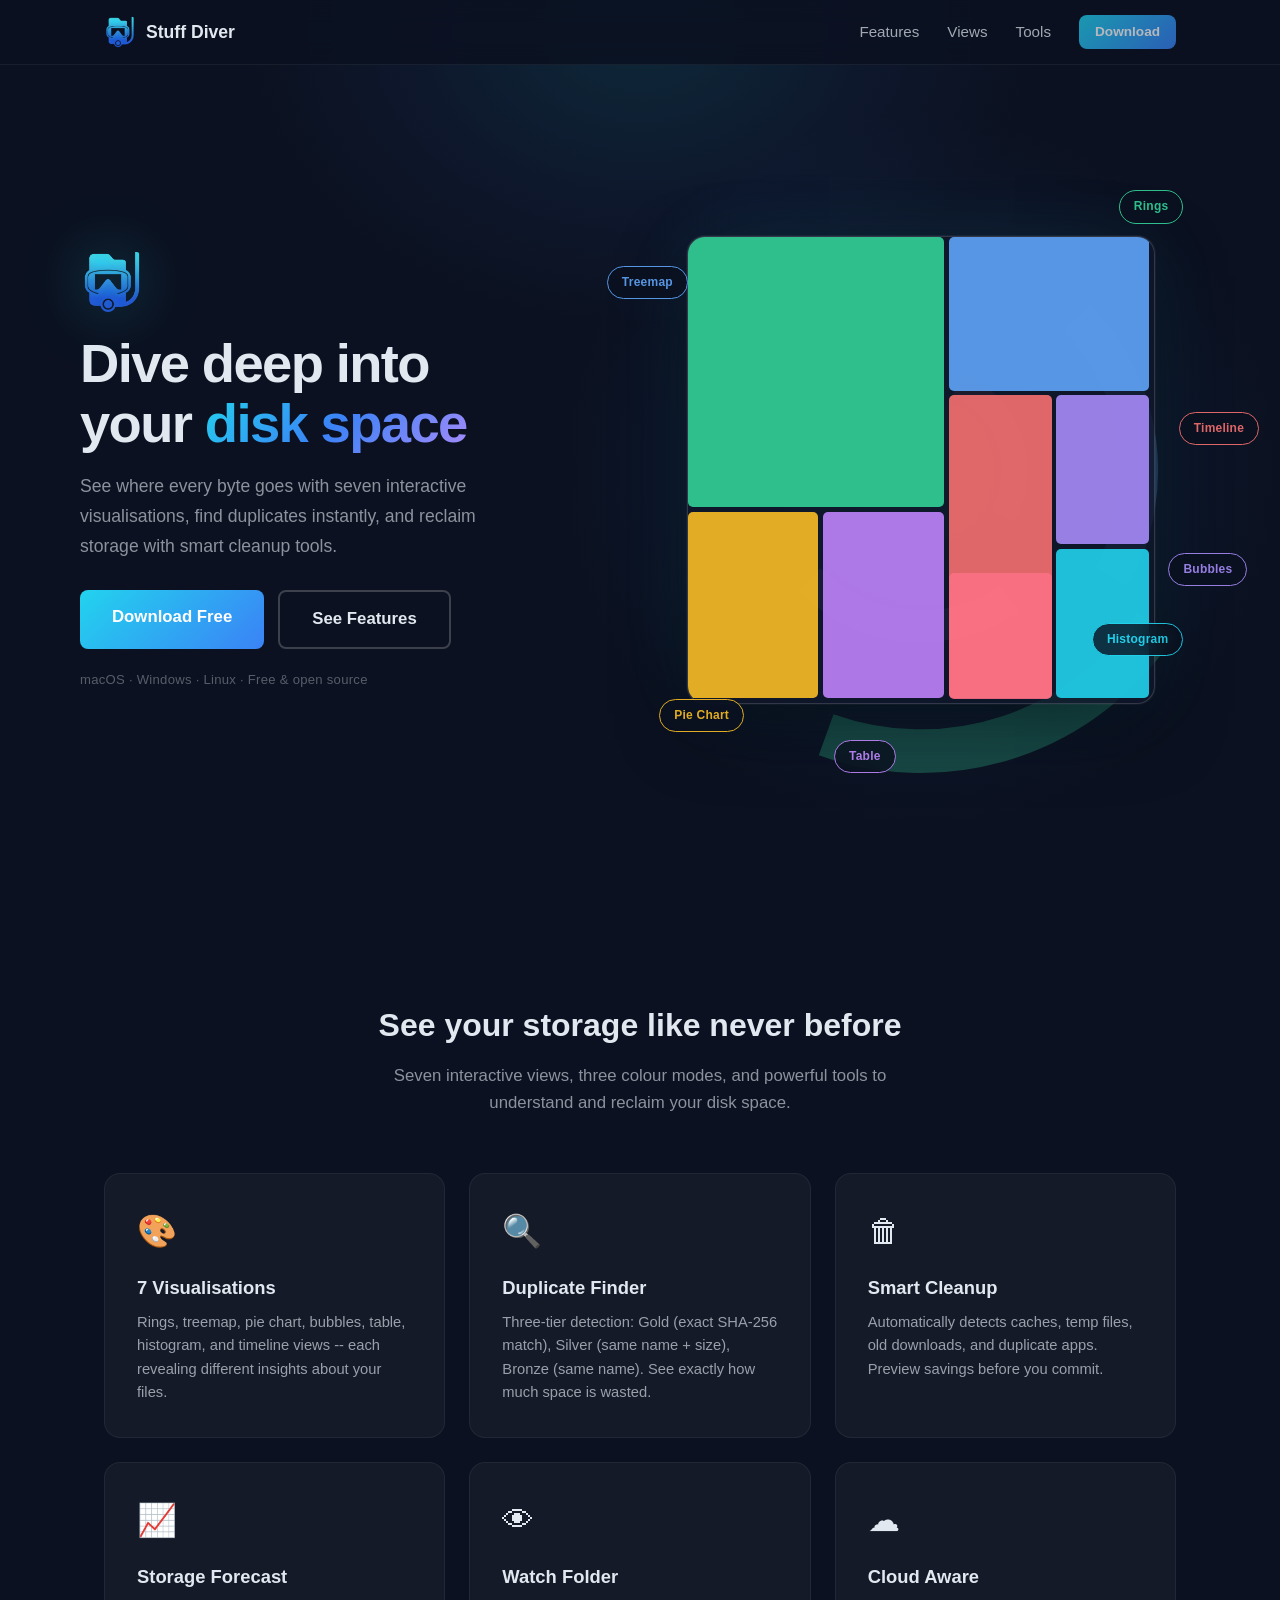
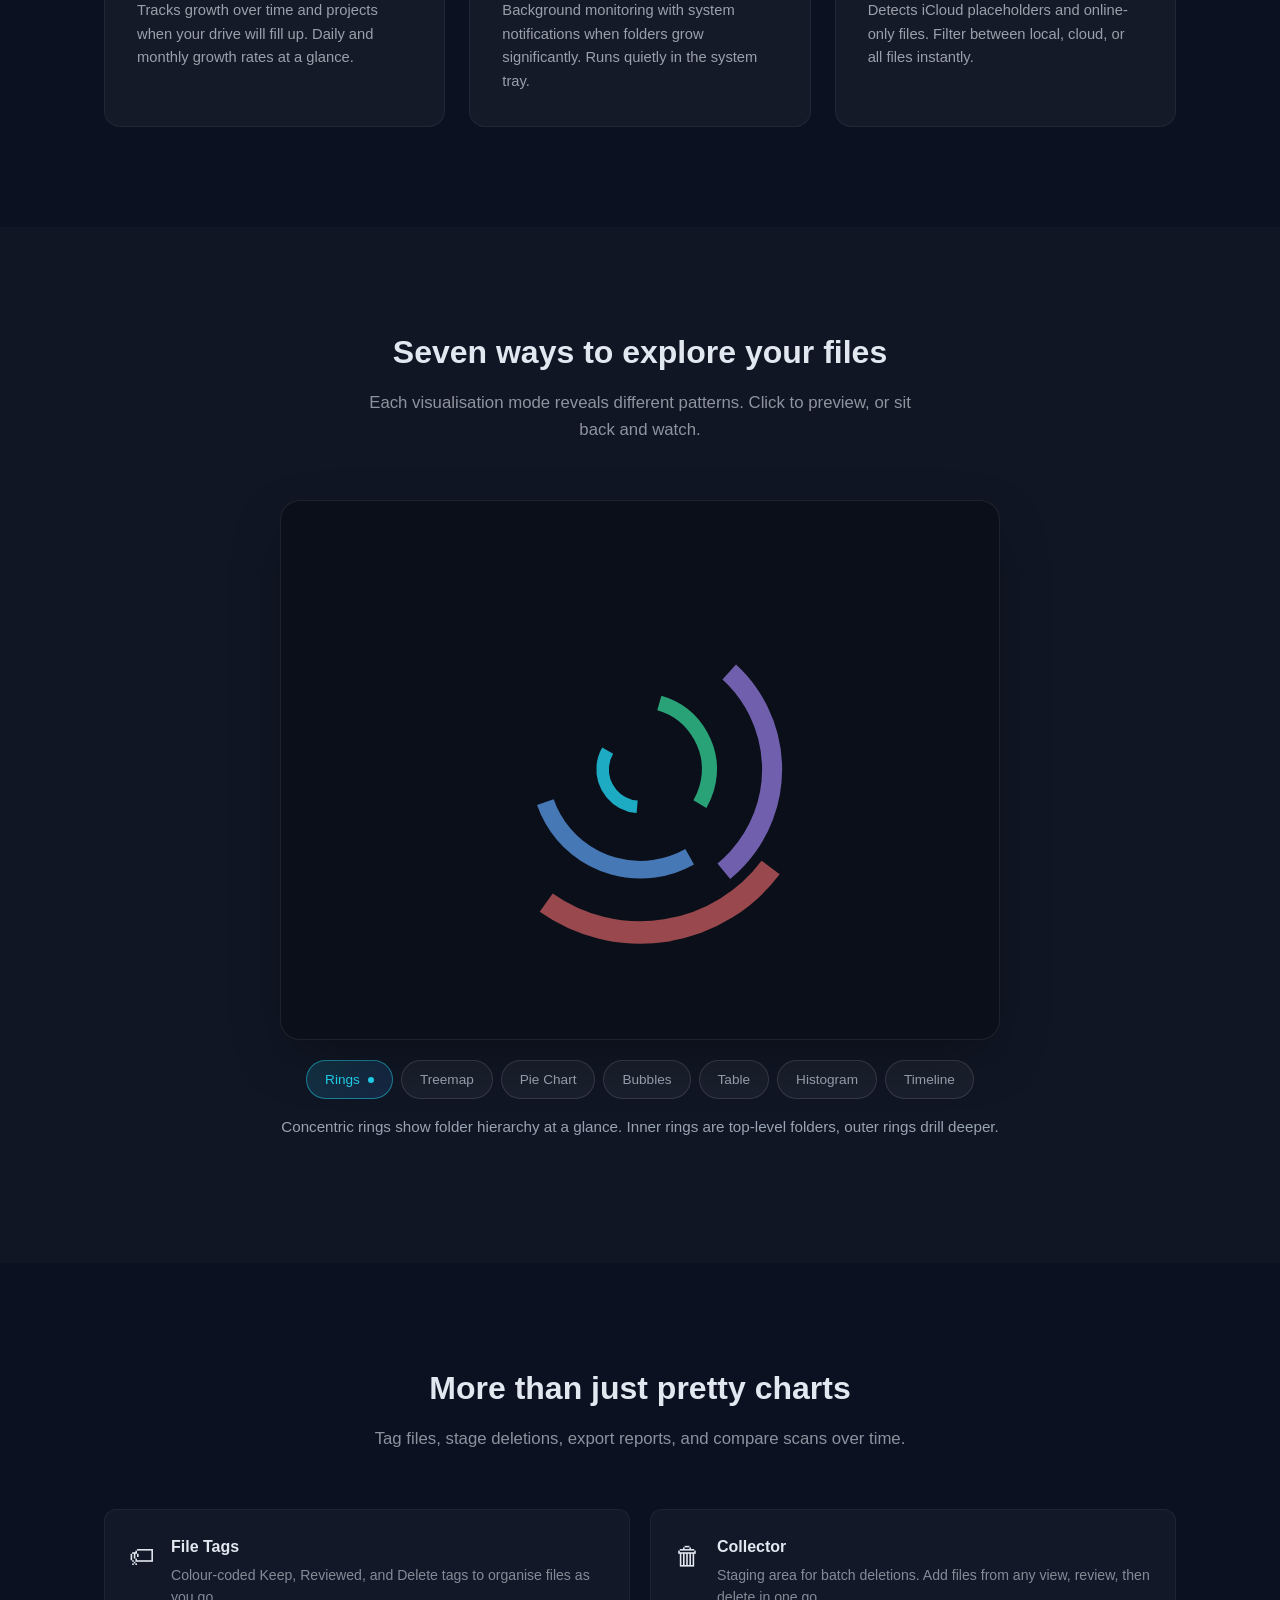
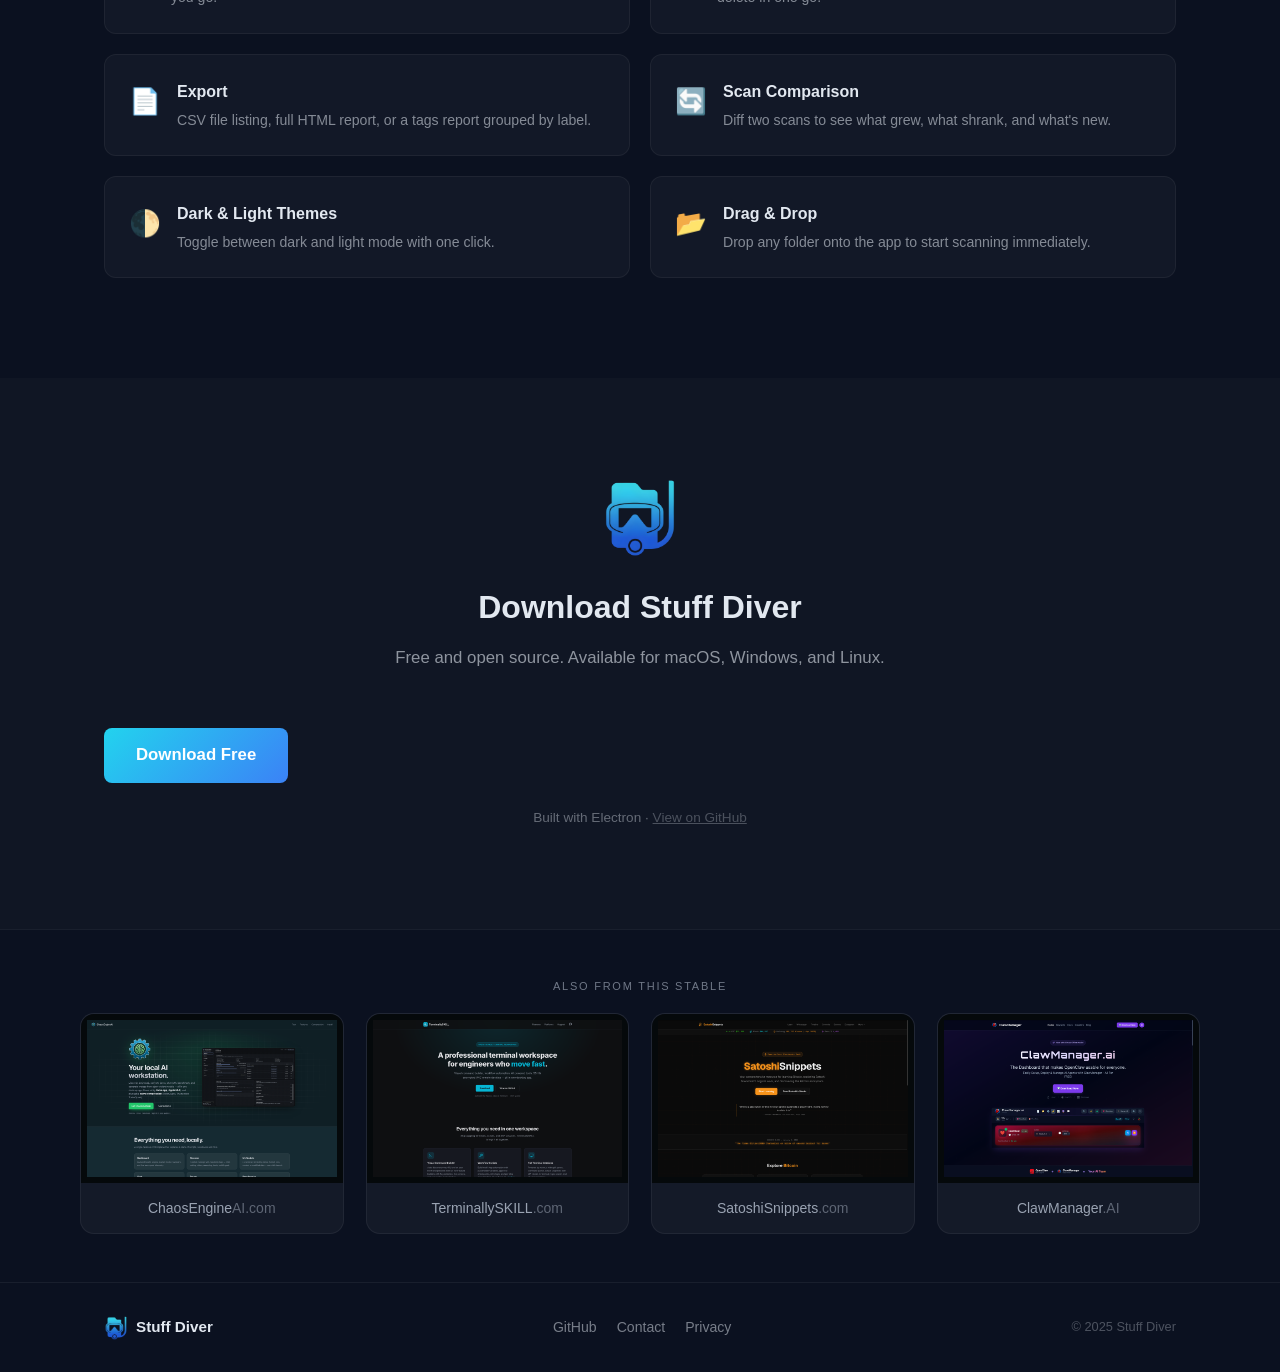
<file: index.html>
<!DOCTYPE html>
<html lang="en">
<head>
  <meta charset="UTF-8">
  <meta name="viewport" content="width=device-width, initial-scale=1.0">
  <title>Stuff Diver — Dive Deep Into Your Disk Space</title>
  <meta name="description" content="Interactive disk space visualiser with treemap, rings, bubbles, duplicate finder, and smart cleanup. Free for macOS, Windows, and Linux.">
  <link rel="icon" type="image/png" href="images/favicon.png">
  <script defer src="https://stats.leveluplogic.co.uk/script.js" data-website-id="4738a35e-9ca9-45e8-a17f-6323b8019b1b" data-domains="stuffdiver.com,www.stuffdiver.com"></script>
  <link rel="stylesheet" href="style.css">
</head>
<body>

  <!-- NAV -->
  <nav class="nav">
    <div class="nav-inner">
      <a href="#" class="nav-brand">
        <img src="images/logo-icon.png" alt="Stuff Diver" width="32" height="32">
        <span>Stuff Diver</span>
      </a>
      <div class="nav-links">
        <a href="#features">Features</a>
        <a href="#visualisations">Views</a>
        <a href="#tools">Tools</a>
        <a href="#download" class="btn btn-sm">Download</a>
      </div>
      <button class="nav-toggle" aria-label="Menu">&#9776;</button>
    </div>
  </nav>

  <!-- HERO -->
  <section class="hero">
    <div class="hero-glow"></div>
    <div class="hero-split">
      <div class="hero-text">
        <img src="images/logo-icon.png" alt="" class="hero-mark" width="64" height="64">
        <h1 class="hero-title">Dive deep into<br>your <span class="hero-gradient">disk space</span></h1>
        <p class="hero-sub">See where every byte goes with seven interactive visualisations, find duplicates instantly, and reclaim storage with smart cleanup tools.</p>
        <div class="hero-cta">
          <a href="#download" class="btn btn-lg" data-download>Download Free</a>
          <a href="#features" class="btn btn-lg btn-outline">See Features</a>
        </div>
        <div class="hero-platforms">macOS &middot; Windows &middot; Linux &middot; Free &amp; open source</div>
      </div>
      <div class="hero-visual">
        <div class="hero-treemap">
          <div class="tm" style="--c:#34d399;--w:55%;--h:58%;--x:0;--y:0;--d:0.3s"></div>
          <div class="tm" style="--c:#60a5fa;--w:43%;--h:33%;--x:56%;--y:0;--d:0.5s"></div>
          <div class="tm" style="--c:#f87171;--w:22%;--h:65%;--x:56%;--y:34%;--d:0.7s"></div>
          <div class="tm" style="--c:#a78bfa;--w:20%;--h:32%;--x:79%;--y:34%;--d:0.9s"></div>
          <div class="tm" style="--c:#fbbf24;--w:28%;--h:40%;--x:0;--y:59%;--d:1.1s"></div>
          <div class="tm" style="--c:#c084fc;--w:26%;--h:40%;--x:29%;--y:59%;--d:1.3s"></div>
          <div class="tm" style="--c:#22d3ee;--w:20%;--h:32%;--x:79%;--y:67%;--d:1.5s"></div>
          <div class="tm" style="--c:#fb7185;--w:22%;--h:27%;--x:56%;--y:72%;--d:1.7s"></div>
        </div>
        <div class="hero-ring-wrap">
          <svg class="hero-rings" viewBox="0 0 200 200">
            <circle cx="100" cy="100" r="90" fill="none" stroke="#34d399" stroke-width="14" stroke-dasharray="120 446" opacity="0.5"><animateTransform attributeName="transform" type="rotate" from="0 100 100" to="360 100 100" dur="20s" repeatCount="indefinite"/></circle>
            <circle cx="100" cy="100" r="70" fill="none" stroke="#60a5fa" stroke-width="12" stroke-dasharray="90 350" opacity="0.5"><animateTransform attributeName="transform" type="rotate" from="360 100 100" to="0 100 100" dur="15s" repeatCount="indefinite"/></circle>
            <circle cx="100" cy="100" r="50" fill="none" stroke="#a78bfa" stroke-width="10" stroke-dasharray="70 244" opacity="0.5"><animateTransform attributeName="transform" type="rotate" from="0 100 100" to="360 100 100" dur="12s" repeatCount="indefinite"/></circle>
            <circle cx="100" cy="100" r="30" fill="none" stroke="#f87171" stroke-width="8" stroke-dasharray="50 138" opacity="0.5"><animateTransform attributeName="transform" type="rotate" from="360 100 100" to="0 100 100" dur="10s" repeatCount="indefinite"/></circle>
          </svg>
        </div>
        <div class="hero-badges">
          <span class="hero-badge badge-rings">Rings</span>
          <span class="hero-badge badge-treemap">Treemap</span>
          <span class="hero-badge badge-bubbles">Bubbles</span>
          <span class="hero-badge badge-pie">Pie Chart</span>
          <span class="hero-badge badge-timeline">Timeline</span>
          <span class="hero-badge badge-hist">Histogram</span>
          <span class="hero-badge badge-table">Table</span>
        </div>
      </div>
    </div>
  </section>

  <!-- FEATURES -->
  <section id="features" class="section">
    <div class="container">
      <h2 class="section-title">See your storage like never before</h2>
      <p class="section-sub">Seven interactive views, three colour modes, and powerful tools to understand and reclaim your disk space.</p>
      <div class="features-grid">
        <div class="feature-card">
          <div class="feature-icon">&#127912;</div>
          <h3>7 Visualisations</h3>
          <p>Rings, treemap, pie chart, bubbles, table, histogram, and timeline views -- each revealing different insights about your files.</p>
        </div>
        <div class="feature-card">
          <div class="feature-icon">&#128269;</div>
          <h3>Duplicate Finder</h3>
          <p>Three-tier detection: Gold (exact SHA-256 match), Silver (same name + size), Bronze (same name). See exactly how much space is wasted.</p>
        </div>
        <div class="feature-card">
          <div class="feature-icon">&#128465;</div>
          <h3>Smart Cleanup</h3>
          <p>Automatically detects caches, temp files, old downloads, and duplicate apps. Preview savings before you commit.</p>
        </div>
        <div class="feature-card">
          <div class="feature-icon">&#128200;</div>
          <h3>Storage Forecast</h3>
          <p>Tracks growth over time and projects when your drive will fill up. Daily and monthly growth rates at a glance.</p>
        </div>
        <div class="feature-card">
          <div class="feature-icon">&#128065;</div>
          <h3>Watch Folder</h3>
          <p>Background monitoring with system notifications when folders grow significantly. Runs quietly in the system tray.</p>
        </div>
        <div class="feature-card">
          <div class="feature-icon">&#9729;</div>
          <h3>Cloud Aware</h3>
          <p>Detects iCloud placeholders and online-only files. Filter between local, cloud, or all files instantly.</p>
        </div>
      </div>
    </div>
  </section>

  <!-- VISUALISATIONS -->
  <section id="visualisations" class="section section-alt">
    <div class="container">
      <h2 class="section-title">Seven ways to explore your files</h2>
      <p class="section-sub">Each visualisation mode reveals different patterns. Click to preview, or sit back and watch.</p>
      <div class="viz-showcase">
        <div class="viz-stage">
          <!-- Rings -->
          <div class="viz-scene active" data-viz="rings">
            <svg viewBox="0 0 300 300" class="viz-svg">
              <circle cx="150" cy="150" r="130" fill="none" stroke="#f87171" stroke-width="18" stroke-dasharray="200 617" opacity="0.6"><animateTransform attributeName="transform" type="rotate" from="0 150 150" to="360 150 150" dur="18s" repeatCount="indefinite"/></circle>
              <circle cx="150" cy="150" r="105" fill="none" stroke="#a78bfa" stroke-width="16" stroke-dasharray="180 480" opacity="0.65"><animateTransform attributeName="transform" type="rotate" from="360 150 150" to="0 150 150" dur="14s" repeatCount="indefinite"/></circle>
              <circle cx="150" cy="150" r="80" fill="none" stroke="#60a5fa" stroke-width="14" stroke-dasharray="140 362" opacity="0.7"><animateTransform attributeName="transform" type="rotate" from="0 150 150" to="360 150 150" dur="11s" repeatCount="indefinite"/></circle>
              <circle cx="150" cy="150" r="55" fill="none" stroke="#34d399" stroke-width="12" stroke-dasharray="100 245" opacity="0.75"><animateTransform attributeName="transform" type="rotate" from="360 150 150" to="0 150 150" dur="9s" repeatCount="indefinite"/></circle>
              <circle cx="150" cy="150" r="30" fill="none" stroke="#22d3ee" stroke-width="10" stroke-dasharray="60 128" opacity="0.8"><animateTransform attributeName="transform" type="rotate" from="0 150 150" to="360 150 150" dur="7s" repeatCount="indefinite"/></circle>
            </svg>
          </div>
          <!-- Treemap -->
          <div class="viz-scene" data-viz="treemap">
            <div class="viz-tm-wrap">
              <div class="viz-tm" style="--c:#34d399;left:1%;top:1%;width:54%;height:57%"></div>
              <div class="viz-tm" style="--c:#60a5fa;left:56%;top:1%;width:43%;height:33%"></div>
              <div class="viz-tm" style="--c:#f87171;left:56%;top:35%;width:21%;height:23%"></div>
              <div class="viz-tm" style="--c:#a78bfa;left:78%;top:35%;width:21%;height:23%"></div>
              <div class="viz-tm" style="--c:#fbbf24;left:1%;top:59%;width:28%;height:40%"></div>
              <div class="viz-tm" style="--c:#c084fc;left:30%;top:59%;width:25%;height:40%"></div>
              <div class="viz-tm" style="--c:#fb7185;left:56%;top:59%;width:21%;height:40%"></div>
              <div class="viz-tm" style="--c:#22d3ee;left:78%;top:59%;width:21%;height:40%"></div>
            </div>
          </div>
          <!-- Pie -->
          <div class="viz-scene" data-viz="pie">
            <svg viewBox="0 0 300 300" class="viz-svg">
              <circle cx="150" cy="150" r="120" fill="none" stroke="#34d399" stroke-width="60" stroke-dasharray="264 490" transform="rotate(-90 150 150)" opacity="0.85"/>
              <circle cx="150" cy="150" r="120" fill="none" stroke="#60a5fa" stroke-width="60" stroke-dasharray="151 490" transform="rotate(100 150 150)" opacity="0.85"/>
              <circle cx="150" cy="150" r="120" fill="none" stroke="#f87171" stroke-width="60" stroke-dasharray="113 490" transform="rotate(200 150 150)" opacity="0.85"/>
              <circle cx="150" cy="150" r="120" fill="none" stroke="#fbbf24" stroke-width="60" stroke-dasharray="75 490" transform="rotate(280 150 150)" opacity="0.85"/>
              <circle cx="150" cy="150" r="120" fill="none" stroke="#a78bfa" stroke-width="60" stroke-dasharray="60 490" transform="rotate(340 150 150)" opacity="0.85"/>
            </svg>
          </div>
          <!-- Bubbles -->
          <div class="viz-scene" data-viz="bubbles">
            <div class="viz-bub-wrap">
              <div class="viz-bub" style="--c:#34d399;--s:42%;left:8%;top:12%"></div>
              <div class="viz-bub" style="--c:#60a5fa;--s:32%;left:52%;top:6%"></div>
              <div class="viz-bub" style="--c:#fbbf24;--s:24%;left:58%;top:48%"></div>
              <div class="viz-bub" style="--c:#f87171;--s:18%;left:38%;top:56%"></div>
              <div class="viz-bub" style="--c:#a78bfa;--s:28%;left:14%;top:58%"></div>
              <div class="viz-bub" style="--c:#22d3ee;--s:14%;left:82%;top:38%"></div>
              <div class="viz-bub" style="--c:#c084fc;--s:11%;left:44%;top:82%"></div>
            </div>
          </div>
          <!-- Table -->
          <div class="viz-scene" data-viz="table">
            <div class="viz-table-wrap">
              <div class="viz-tbl-header"><span>Name</span><span>Size</span><span>Modified</span><span>Type</span></div>
              <div class="viz-tbl-row"><span class="viz-tbl-bar" style="--w:85%;--c:#34d399"></span></div>
              <div class="viz-tbl-row"><span class="viz-tbl-bar" style="--w:72%;--c:#60a5fa"></span></div>
              <div class="viz-tbl-row"><span class="viz-tbl-bar" style="--w:58%;--c:#f87171"></span></div>
              <div class="viz-tbl-row"><span class="viz-tbl-bar" style="--w:45%;--c:#fbbf24"></span></div>
              <div class="viz-tbl-row"><span class="viz-tbl-bar" style="--w:38%;--c:#a78bfa"></span></div>
              <div class="viz-tbl-row"><span class="viz-tbl-bar" style="--w:30%;--c:#c084fc"></span></div>
              <div class="viz-tbl-row"><span class="viz-tbl-bar" style="--w:22%;--c:#22d3ee"></span></div>
            </div>
          </div>
          <!-- Histogram -->
          <div class="viz-scene" data-viz="histogram">
            <div class="viz-hist-wrap">
              <div class="viz-hist-bar" style="--h:12%"></div>
              <div class="viz-hist-bar" style="--h:28%"></div>
              <div class="viz-hist-bar" style="--h:52%"></div>
              <div class="viz-hist-bar" style="--h:88%"></div>
              <div class="viz-hist-bar" style="--h:100%"></div>
              <div class="viz-hist-bar" style="--h:72%"></div>
              <div class="viz-hist-bar" style="--h:45%"></div>
              <div class="viz-hist-bar" style="--h:30%"></div>
              <div class="viz-hist-bar" style="--h:18%"></div>
            </div>
          </div>
          <!-- Timeline -->
          <div class="viz-scene" data-viz="timeline">
            <div class="viz-tl-wrap">
              <div class="viz-tl-axis"></div>
              <div class="viz-tl-point" style="left:8%;bottom:25%;--s:22px;--c:#34d399"></div>
              <div class="viz-tl-point" style="left:20%;bottom:55%;--s:16px;--c:#60a5fa"></div>
              <div class="viz-tl-point" style="left:33%;bottom:35%;--s:28px;--c:#f87171"></div>
              <div class="viz-tl-point" style="left:46%;bottom:70%;--s:14px;--c:#fbbf24"></div>
              <div class="viz-tl-point" style="left:58%;bottom:42%;--s:20px;--c:#a78bfa"></div>
              <div class="viz-tl-point" style="left:70%;bottom:60%;--s:18px;--c:#22d3ee"></div>
              <div class="viz-tl-point" style="left:82%;bottom:30%;--s:24px;--c:#c084fc"></div>
              <div class="viz-tl-point" style="left:92%;bottom:48%;--s:12px;--c:#fb7185"></div>
              <div class="viz-tl-label" style="left:5%">Today</div>
              <div class="viz-tl-label" style="left:30%">This Month</div>
              <div class="viz-tl-label" style="left:58%">This Year</div>
              <div class="viz-tl-label" style="left:85%">5y+</div>
            </div>
          </div>
        </div>
        <div class="viz-controls">
          <button class="viz-pill active" data-target="rings">Rings</button>
          <button class="viz-pill" data-target="treemap">Treemap</button>
          <button class="viz-pill" data-target="pie">Pie Chart</button>
          <button class="viz-pill" data-target="bubbles">Bubbles</button>
          <button class="viz-pill" data-target="table">Table</button>
          <button class="viz-pill" data-target="histogram">Histogram</button>
          <button class="viz-pill" data-target="timeline">Timeline</button>
        </div>
        <p class="viz-desc" id="viz-desc">Concentric rings show folder hierarchy at a glance. Inner rings are top-level folders, outer rings drill deeper.</p>
      </div>
    </div>
  </section>

  <!-- TOOLS / WORKFLOW -->
  <section id="tools" class="section">
    <div class="container">
      <h2 class="section-title">More than just pretty charts</h2>
      <p class="section-sub">Tag files, stage deletions, export reports, and compare scans over time.</p>
      <div class="tools-grid">
        <div class="tool-item">
          <span class="tool-icon">&#127991;</span>
          <div>
            <h3>File Tags</h3>
            <p>Colour-coded Keep, Reviewed, and Delete tags to organise files as you go.</p>
          </div>
        </div>
        <div class="tool-item">
          <span class="tool-icon">&#128465;</span>
          <div>
            <h3>Collector</h3>
            <p>Staging area for batch deletions. Add files from any view, review, then delete in one go.</p>
          </div>
        </div>
        <div class="tool-item">
          <span class="tool-icon">&#128196;</span>
          <div>
            <h3>Export</h3>
            <p>CSV file listing, full HTML report, or a tags report grouped by label.</p>
          </div>
        </div>
        <div class="tool-item">
          <span class="tool-icon">&#128260;</span>
          <div>
            <h3>Scan Comparison</h3>
            <p>Diff two scans to see what grew, what shrank, and what's new.</p>
          </div>
        </div>
        <div class="tool-item">
          <span class="tool-icon">&#127763;</span>
          <div>
            <h3>Dark &amp; Light Themes</h3>
            <p>Toggle between dark and light mode with one click.</p>
          </div>
        </div>
        <div class="tool-item">
          <span class="tool-icon">&#128194;</span>
          <div>
            <h3>Drag &amp; Drop</h3>
            <p>Drop any folder onto the app to start scanning immediately.</p>
          </div>
        </div>
      </div>
    </div>
  </section>

  <!-- DOWNLOAD -->
  <section id="download" class="section section-alt">
    <div class="container download-section">
      <img src="images/logo-icon.png" alt="Stuff Diver" class="download-logo">
      <h2 class="section-title">Download Stuff Diver</h2>
      <p class="section-sub">Free and open source. Available for macOS, Windows, and Linux.</p>
      <div class="hero-cta" style="margin-bottom:24px">
        <a href="#download" class="btn btn-lg" data-download>Download Free</a>
      </div>
      <p class="download-note">Built with Electron &middot; <a href="https://github.com/cryptopoly/StuffDiver" class="link">View on GitHub</a></p>
    </div>
  </section>

  <!-- SISTER SITES -->
  <div class="sister-sites" data-show="true">
    <div class="sister-label">Also from this stable</div>
    <div class="sister-list">
      <a href="https://chaosengineai.com" target="_blank" rel="noopener">
        <div class="sister-thumb"><img src="othersites/ChaosEngineAI.png" alt="" loading="lazy"></div>
        <div class="sister-name">ChaosEngine<span>AI.com</span></div>
      </a>
      <a href="https://terminallyskill.com" target="_blank" rel="noopener">
        <div class="sister-thumb"><img src="othersites/TerminallySKILL.png" alt="" loading="lazy"></div>
        <div class="sister-name">TerminallySKILL<span>.com</span></div>
      </a>
      <a href="https://satoshisnippets.com" target="_blank" rel="noopener">
        <div class="sister-thumb"><img src="othersites/SatoshiSnippets.png" alt="" loading="lazy"></div>
        <div class="sister-name">SatoshiSnippets<span>.com</span></div>
      </a>
      <a href="https://clawmanager.ai" target="_blank" rel="noopener">
        <div class="sister-thumb"><img src="othersites/ClawManager.png" alt="" loading="lazy"></div>
        <div class="sister-name">ClawManager<span>.AI</span></div>
      </a>
    </div>
  </div>

  <!-- FOOTER -->
  <footer class="footer">
    <div class="container footer-inner">
      <div class="footer-brand">
        <img src="images/logo-icon.png" alt="Stuff Diver" width="24" height="24">
        <span>Stuff Diver</span>
      </div>
      <div class="footer-links">
        <a href="https://github.com/cryptopoly/StuffDiver">GitHub</a>
        <a href="mailto:info@stuffdiver.com">Contact</a>
        <a href="privacy.html">Privacy</a>
      </div>
      <p class="footer-copy">&copy; 2025 Stuff Diver</p>
    </div>
  </footer>

  <script src="download.js"></script>
  <script>
    // Viz showcase cycling
    (() => {
      const descs = {
        rings: 'Concentric rings show folder hierarchy at a glance. Inner rings are top-level folders, outer rings drill deeper.',
        treemap: 'Space-filling rectangles sized proportionally. The biggest files and folders are impossible to miss.',
        pie: 'Classic circular breakdown of your top files and folders by size.',
        bubbles: 'Interactive circle packing with drill-down navigation. Click to dive into subfolders.',
        table: 'Sortable file listing with size bars, modification dates, and type indicators.',
        histogram: 'File size distribution across nine buckets, from tiny (0\u20131 KB) to massive (10+ GB).',
        timeline: 'Files grouped by modification date \u2014 from today to 5+ years ago.'
      };
      const order = ['rings','treemap','pie','bubbles','table','histogram','timeline'];
      let idx = 0, timer;
      const pills = document.querySelectorAll('.viz-pill');
      const scenes = document.querySelectorAll('.viz-scene');
      const descEl = document.getElementById('viz-desc');

      function show(name) {
        scenes.forEach(s => s.classList.toggle('active', s.dataset.viz === name));
        pills.forEach(p => p.classList.toggle('active', p.dataset.target === name));
        if (descEl) descEl.textContent = descs[name] || '';
        idx = order.indexOf(name);
      }
      function next() { idx = (idx + 1) % order.length; show(order[idx]); }
      function startTimer() { timer = setInterval(next, 4000); }
      function resetTimer() { clearInterval(timer); startTimer(); }

      pills.forEach(p => p.addEventListener('click', () => { show(p.dataset.target); resetTimer(); }));
      startTimer();
    })();

    // Mobile nav toggle
    document.querySelector('.nav-toggle').addEventListener('click', () => {
      document.querySelector('.nav-links').classList.toggle('open');
    });
    // Smooth scroll
    document.querySelectorAll('a[href^="#"]').forEach(a => {
      a.addEventListener('click', e => {
        const target = document.querySelector(a.getAttribute('href'));
        if (target) { e.preventDefault(); target.scrollIntoView({ behavior: 'smooth' }); }
        document.querySelector('.nav-links').classList.remove('open');
      });
    });
  </script>
</body>
</html>
</file>
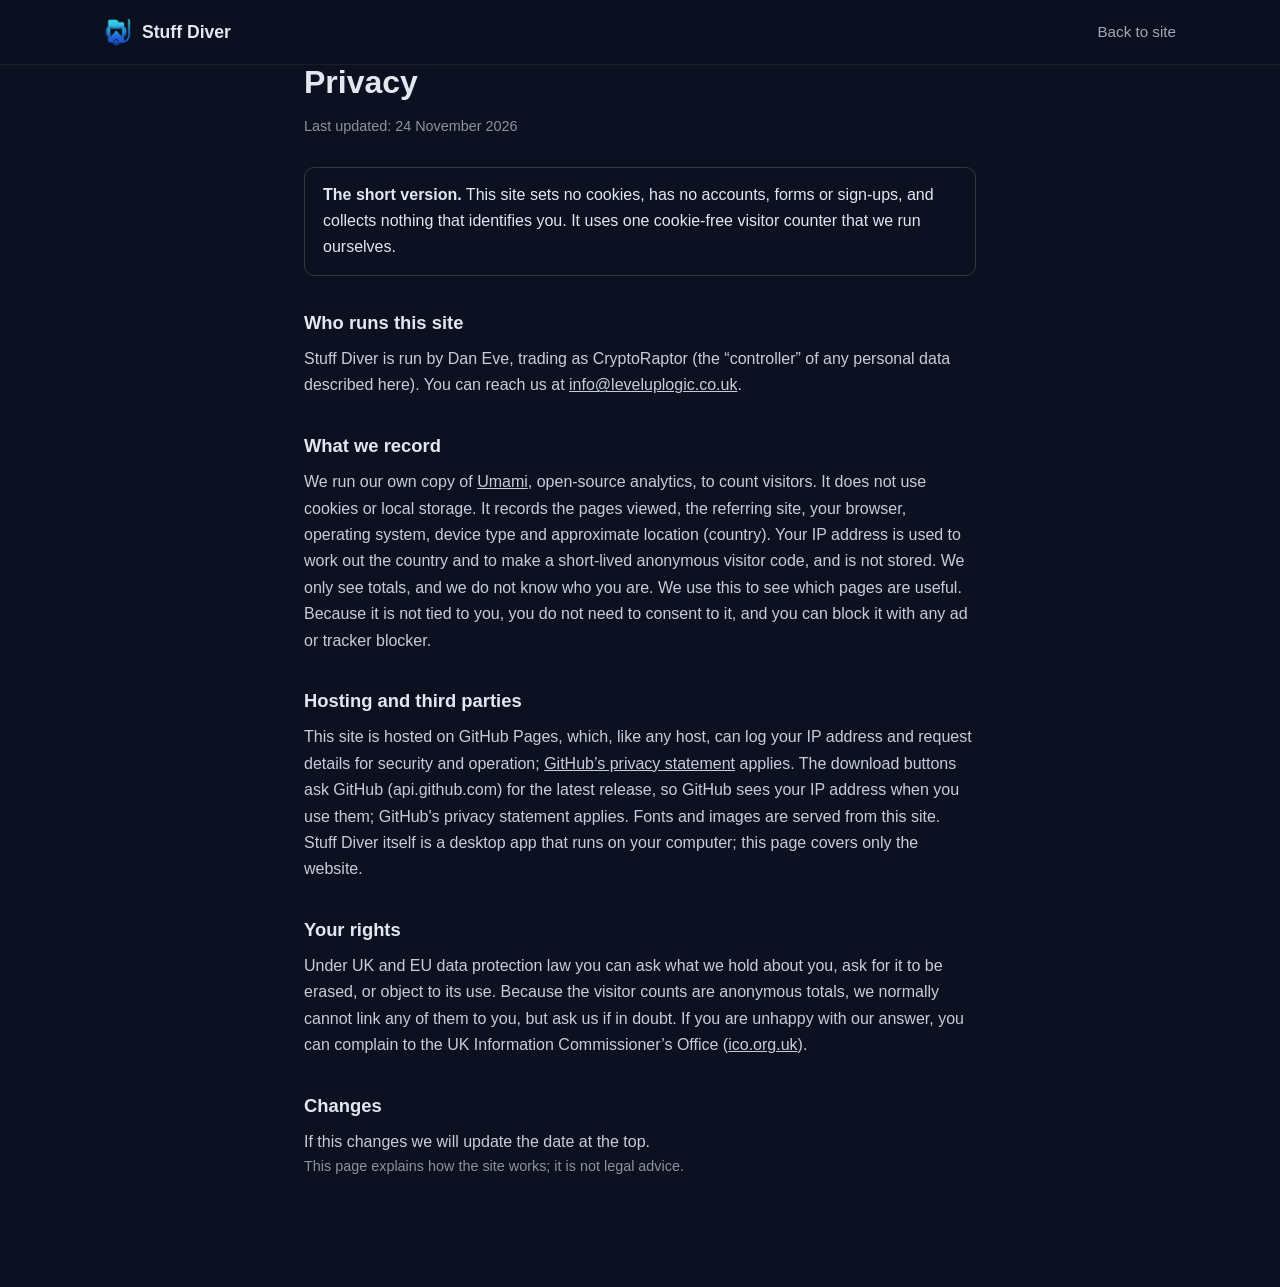
<file: privacy.html>
<!doctype html>
<html lang="en">
<head>
<meta charset="utf-8" />
<meta name="viewport" content="width=device-width,initial-scale=1" />
<title>Privacy | Stuff Diver</title>
<meta name="description" content="What Stuff Diver's website records about visits: no cookies, no accounts, one cookie-free visitor counter." />
<meta name="robots" content="index, follow" />
<link rel="icon" type="image/png" href="images/favicon.png">
<link rel="stylesheet" href="style.css">
<style>
.legal-page{max-width:720px;margin:0 auto;padding:56px 24px 80px;line-height:1.65}
.legal-page h1{font-size:2rem;margin:0 0 6px}
.legal-page h2{font-size:1.15rem;margin:32px 0 8px}
.legal-page p,.legal-page li{opacity:.88}
.legal-page a{text-decoration:underline}
.legal-page .meta{opacity:.6;font-size:.9rem;margin:0 0 28px}
.legal-page .box{border:1px solid rgba(128,128,128,.35);border-radius:10px;padding:14px 18px;margin:0 0 8px}
</style>
<script defer src="https://stats.leveluplogic.co.uk/script.js" data-website-id="4738a35e-9ca9-45e8-a17f-6323b8019b1b" data-domains="stuffdiver.com,www.stuffdiver.com"></script>
</head>
<body>
<nav class="nav"><div class="container nav-inner"><a href="index.html" class="nav-brand"><img src="images/logo-icon.png" alt="" width="28" height="28"><span>Stuff Diver</span></a><div class="nav-links"><a href="index.html">Back to site</a></div></div></nav>
<main class="legal-page">
<h1>Privacy</h1>
<p class="meta">Last updated: 24 November 2026</p>
<div class="box"><strong>The short version.</strong> This site sets no cookies, has no accounts, forms or sign-ups, and collects nothing that identifies you. It uses one cookie-free visitor counter that we run ourselves.</div>

<h2>Who runs this site</h2>
<p>Stuff Diver is run by Dan Eve, trading as CryptoRaptor (the &ldquo;controller&rdquo; of any personal data described here). You can reach us at <a href="mailto:info@leveluplogic.co.uk">info@leveluplogic.co.uk</a>.</p>

<h2>What we record</h2>
<p>We run our own copy of <a href="https://umami.is/" target="_blank" rel="noopener">Umami</a>, open-source analytics, to count visitors. It does not use cookies or local storage. It records the pages viewed, the referring site, your browser, operating system, device type and approximate location (country). Your IP address is used to work out the country and to make a short-lived anonymous visitor code, and is not stored. We only see totals, and we do not know who you are. We use this to see which pages are useful. Because it is not tied to you, you do not need to consent to it, and you can block it with any ad or tracker blocker.</p>

<h2>Hosting and third parties</h2>
<p>This site is hosted on GitHub Pages, which, like any host, can log your IP address and request details for security and operation; <a href="https://docs.github.com/en/site-policy/privacy-policies/github-general-privacy-statement" target="_blank" rel="noopener">GitHub&rsquo;s privacy statement</a> applies. The download buttons ask GitHub (api.github.com) for the latest release, so GitHub sees your IP address when you use them; GitHub's privacy statement applies. Fonts and images are served from this site.</p>
<p>Stuff Diver itself is a desktop app that runs on your computer; this page covers only the website.</p>

<h2>Your rights</h2>
<p>Under UK and EU data protection law you can ask what we hold about you, ask for it to be erased, or object to its use. Because the visitor counts are anonymous totals, we normally cannot link any of them to you, but ask us if in doubt. If you are unhappy with our answer, you can complain to the UK Information Commissioner&rsquo;s Office (<a href="https://ico.org.uk/" target="_blank" rel="noopener">ico.org.uk</a>).</p>

<h2>Changes</h2>
<p>If this changes we will update the date at the top.</p>
<p class="meta">This page explains how the site works; it is not legal advice.</p>
</main>
</body>
</html>
</file>
<file: style.css>
/* ── Reset & Base ──────────────────────────────────── */
*, *::before, *::after { margin: 0; padding: 0; box-sizing: border-box; }
html { scroll-behavior: smooth; }
body {
  font-family: -apple-system, BlinkMacSystemFont, "Segoe UI", Roboto, Helvetica, Arial, sans-serif;
  color: #e2e8f0;
  background: #0b1120;
  line-height: 1.6;
  -webkit-font-smoothing: antialiased;
}
a { color: inherit; text-decoration: none; }
img { max-width: 100%; display: block; }

.container { max-width: 1120px; margin: 0 auto; padding: 0 24px; }

/* ── Nav ──────────────────────────────────────────── */
.nav {
  position: fixed; top: 0; left: 0; right: 0; z-index: 100;
  background: rgba(11, 17, 32, 0.85);
  backdrop-filter: blur(12px);
  border-bottom: 1px solid rgba(255,255,255,0.06);
}
.nav-inner {
  max-width: 1120px; margin: 0 auto; padding: 0 24px;
  display: flex; align-items: center; justify-content: space-between;
  height: 64px;
}
.nav-brand { display: flex; align-items: center; gap: 10px; font-weight: 700; font-size: 1.1rem; }
.nav-brand img { border-radius: 6px; }
.nav-links { display: flex; align-items: center; gap: 28px; font-size: 0.95rem; }
.nav-links a { opacity: 0.7; transition: opacity 0.2s; }
.nav-links a:hover { opacity: 1; }
.nav-toggle { display: none; background: none; border: none; color: #e2e8f0; font-size: 1.4rem; cursor: pointer; }

/* ── Buttons ──────────────────────────────────────── */
.btn {
  display: inline-block; padding: 10px 24px; border-radius: 8px;
  font-weight: 600; font-size: 0.95rem; transition: all 0.2s;
  background: linear-gradient(135deg, #22d3ee, #3b82f6);
  color: #fff; border: none; cursor: pointer;
}
.btn:hover { transform: translateY(-1px); box-shadow: 0 4px 20px rgba(59,130,246,0.35); }
.btn-sm { padding: 6px 16px; font-size: 0.85rem; }
.btn-lg { padding: 14px 32px; font-size: 1.05rem; }
.btn-outline {
  background: transparent;
  border: 2px solid rgba(255,255,255,0.2);
  color: #e2e8f0;
}
.btn-outline:hover { border-color: rgba(255,255,255,0.4); background: rgba(255,255,255,0.05); box-shadow: none; }

/* ── Hero ─────────────────────────────────────────── */
.hero {
  position: relative; min-height: 100vh;
  display: flex; align-items: center; justify-content: center;
  overflow: hidden; padding: 100px 24px 60px;
}
.hero-glow {
  position: absolute; top: -30%; left: 50%; transform: translateX(-50%);
  width: 800px; height: 600px;
  background: radial-gradient(ellipse, rgba(34,211,238,0.12) 0%, rgba(59,130,246,0.06) 40%, transparent 70%);
  pointer-events: none;
}
.hero-split {
  position: relative; z-index: 1;
  max-width: 1120px; margin: 0 auto; width: 100%;
  display: grid; grid-template-columns: 1fr 1.1fr; gap: 56px; align-items: center;
}
.hero-text { display: flex; flex-direction: column; align-items: flex-start; }
.hero-mark { border-radius: 14px; margin-bottom: 20px; filter: drop-shadow(0 0 30px rgba(34,211,238,0.3)); }
.hero-title {
  font-size: clamp(2.2rem, 4.5vw, 3.4rem); font-weight: 800;
  line-height: 1.1; letter-spacing: -0.03em; margin-bottom: 18px;
}
.hero-gradient {
  background: linear-gradient(135deg, #22d3ee, #3b82f6, #a78bfa);
  -webkit-background-clip: text; background-clip: text; color: transparent;
}
.hero-sub {
  font-size: 1.1rem; opacity: 0.6; margin-bottom: 28px; line-height: 1.7; max-width: 440px;
}
.hero-cta { display: flex; gap: 14px; flex-wrap: wrap; }
.hero-platforms {
  margin-top: 20px; font-size: 0.82rem; opacity: 0.35; letter-spacing: 0.02em;
}

/* Hero Visual (right side) */
.hero-visual {
  position: relative; width: 100%; max-width: 520px; aspect-ratio: 1;
  margin: 0 auto;
}
.hero-visual::before {
  content: ''; position: absolute; inset: -20%;
  background: radial-gradient(circle, rgba(34,211,238,0.12) 0%, rgba(59,130,246,0.06) 40%, transparent 70%);
  pointer-events: none; z-index: 0;
}

/* Treemap blocks */
.hero-treemap {
  position: absolute; inset: 5%; z-index: 2;
  border-radius: 18px; overflow: hidden;
  border: 1px solid rgba(255,255,255,0.15);
  background: rgba(15,23,42,0.8);
  box-shadow: 0 24px 80px -15px rgba(0,0,0,0.6), 0 0 0 1px rgba(255,255,255,0.05),
              0 0 80px -20px rgba(34,211,238,0.15);
}
.tm {
  position: absolute;
  left: var(--x); top: var(--y); width: var(--w); height: var(--h);
  background: var(--c); opacity: 0; border-radius: 5px;
  animation: tmIn 0.5s ease both; animation-delay: var(--d);
}
@keyframes tmIn { from { opacity: 0; transform: scale(0.8); } to { opacity: 0.9; transform: scale(1); } }

/* Rings overlay */
.hero-ring-wrap {
  position: absolute; inset: -10%; z-index: 1;
  display: flex; align-items: center; justify-content: center;
  opacity: 0.55;
}
.hero-rings { width: 120%; height: 120%; }

/* View badges */
.hero-badges {
  position: absolute; inset: -6%; z-index: 3; pointer-events: none;
}
.hero-badge {
  position: absolute; padding: 6px 14px; border-radius: 999px;
  font-size: 0.75rem; font-weight: 600; letter-spacing: 0.02em;
  background: rgba(11,17,32,0.9); border: 1px solid rgba(255,255,255,0.12);
  backdrop-filter: blur(8px); opacity: 0; white-space: nowrap;
  animation: badgeIn 0.4s ease both;
}
.badge-rings    { top: 2%;  right: 5%;  --bd:#34d399; animation-delay: 2.0s; }
.badge-treemap  { top: 15%; left: -4%;  --bd:#60a5fa; animation-delay: 2.2s; }
.badge-bubbles  { bottom: 30%; right: -6%; --bd:#a78bfa; animation-delay: 2.4s; }
.badge-pie      { bottom: 5%; left: 5%;  --bd:#fbbf24; animation-delay: 2.6s; }
.badge-timeline { top: 40%; right: -8%;  --bd:#f87171; animation-delay: 2.8s; }
.badge-hist     { bottom: 18%; right: 5%; --bd:#22d3ee; animation-delay: 3.0s; }
.badge-table    { bottom: -2%; left: 35%; --bd:#c084fc; animation-delay: 3.2s; }
.hero-badge { border-color: var(--bd); color: var(--bd); }
@keyframes badgeIn { from { opacity: 0; transform: translateY(8px); } to { opacity: 0.9; transform: translateY(0); } }

/* ── Sections ─────────────────────────────────────── */
.section { padding: 100px 0; }
.section-alt { background: rgba(255,255,255,0.02); }
.section-title { font-size: 2rem; font-weight: 700; text-align: center; margin-bottom: 12px; }
.section-sub { text-align: center; opacity: 0.6; max-width: 560px; margin: 0 auto 56px; font-size: 1.05rem; }

/* ── Features Grid ────────────────────────────────── */
.features-grid {
  display: grid; grid-template-columns: repeat(3, 1fr); gap: 24px;
}
.feature-card {
  background: rgba(255,255,255,0.04);
  border: 1px solid rgba(255,255,255,0.06);
  border-radius: 16px; padding: 32px;
  transition: transform 0.2s, border-color 0.2s;
}
.feature-card:hover { transform: translateY(-4px); border-color: rgba(59,130,246,0.3); }
.feature-icon { font-size: 2rem; margin-bottom: 16px; display: block; }
.feature-card h3 { font-size: 1.15rem; margin-bottom: 8px; }
.feature-card p { font-size: 0.92rem; opacity: 0.65; line-height: 1.6; }

/* ── Viz Showcase ─────────────────────────────────── */
.viz-showcase { max-width: 720px; margin: 0 auto; }
.viz-stage {
  position: relative; width: 100%; aspect-ratio: 4/3;
  background: rgba(0,0,0,0.3); border: 1px solid rgba(255,255,255,0.08);
  border-radius: 20px; overflow: hidden;
  box-shadow: 0 20px 60px -15px rgba(0,0,0,0.4);
}
.viz-scene {
  position: absolute; inset: 0;
  display: flex; align-items: center; justify-content: center;
  opacity: 0; transition: opacity 0.6s ease;
  pointer-events: none;
}
.viz-scene.active { opacity: 1; pointer-events: auto; }
.viz-svg { width: 70%; height: 70%; }

/* Viz Controls */
.viz-controls {
  display: flex; justify-content: center; gap: 8px; margin-top: 20px; flex-wrap: wrap;
}
.viz-pill {
  padding: 8px 18px; border-radius: 999px; border: 1px solid rgba(255,255,255,0.12);
  background: rgba(255,255,255,0.04); color: #9aa3b2;
  font: inherit; font-size: 0.85rem; font-weight: 500; cursor: pointer;
  transition: all 0.25s;
}
.viz-pill:hover { border-color: rgba(59,130,246,0.4); color: #e2e8f0; }
.viz-pill.active {
  background: linear-gradient(135deg, rgba(34,211,238,0.15), rgba(59,130,246,0.15));
  border-color: rgba(34,211,238,0.5); color: #22d3ee;
}
.viz-pill.active::after {
  content: ''; display: inline-block; width: 6px; height: 6px;
  background: #22d3ee; border-radius: 50%; margin-left: 8px; vertical-align: middle;
  animation: vizPulse 2s ease infinite;
}
@keyframes vizPulse { 0%,100% { opacity: 1; } 50% { opacity: 0.3; } }
.viz-desc {
  text-align: center; color: #9aa3b2; font-size: 0.95rem; margin-top: 16px;
  min-height: 48px; transition: opacity 0.3s;
}

/* Treemap scene */
.viz-tm-wrap { position: absolute; inset: 6%; }
.viz-tm {
  position: absolute; background: var(--c); border-radius: 6px; opacity: 0.85;
  transition: transform 0.3s; cursor: default;
}
.viz-scene.active .viz-tm:hover { transform: scale(1.04); opacity: 1; }

/* Bubbles scene */
.viz-bub-wrap { position: absolute; inset: 6%; }
.viz-bub {
  position: absolute; width: var(--s); aspect-ratio: 1;
  background: var(--c); border-radius: 50%; opacity: 0.75;
  animation: vizFloat 4s ease-in-out infinite alternate;
}
.viz-bub:nth-child(2) { animation-delay: 0.5s; }
.viz-bub:nth-child(3) { animation-delay: 1s; }
.viz-bub:nth-child(4) { animation-delay: 1.5s; }
.viz-bub:nth-child(5) { animation-delay: 2s; }
.viz-bub:nth-child(6) { animation-delay: 2.5s; }
.viz-bub:nth-child(7) { animation-delay: 3s; }
@keyframes vizFloat {
  from { transform: translateY(0); }
  to { transform: translateY(-8px); }
}

/* Table scene */
.viz-table-wrap { position: absolute; inset: 8% 6%; display: flex; flex-direction: column; gap: 2px; }
.viz-tbl-header {
  display: grid; grid-template-columns: 2fr 1fr 1fr 1fr; gap: 8px;
  font-size: 0.7rem; color: #9aa3b2; text-transform: uppercase; letter-spacing: 0.08em;
  padding: 8px 12px; border-bottom: 1px solid rgba(255,255,255,0.08);
}
.viz-tbl-row {
  padding: 10px 12px; border-bottom: 1px solid rgba(255,255,255,0.04);
  display: flex; align-items: center;
}
.viz-tbl-bar {
  display: block; height: 6px; width: var(--w); background: var(--c);
  border-radius: 3px; opacity: 0.7;
}

/* Histogram scene */
.viz-hist-wrap {
  position: absolute; inset: 10% 8%; display: flex; align-items: flex-end;
  gap: 5%; padding-bottom: 4%;
  border-bottom: 1px solid rgba(255,255,255,0.08);
}
.viz-hist-bar {
  flex: 1; height: var(--h); border-radius: 4px 4px 0 0;
  background: linear-gradient(to top, #3b82f6, #22d3ee); opacity: 0.8;
  transition: height 0.5s ease;
}

/* Timeline scene */
.viz-tl-wrap { position: absolute; inset: 10% 6%; }
.viz-tl-axis {
  position: absolute; bottom: 20%; left: 0; right: 0; height: 1px;
  background: rgba(255,255,255,0.1);
}
.viz-tl-point {
  position: absolute; width: var(--s); height: var(--s);
  background: var(--c); border-radius: 50%; opacity: 0.8;
  transform: translate(-50%, 50%);
  animation: vizFloat 3.5s ease-in-out infinite alternate;
}
.viz-tl-point:nth-child(3) { animation-delay: 0.4s; }
.viz-tl-point:nth-child(4) { animation-delay: 0.8s; }
.viz-tl-point:nth-child(5) { animation-delay: 1.2s; }
.viz-tl-point:nth-child(6) { animation-delay: 1.6s; }
.viz-tl-point:nth-child(7) { animation-delay: 2.0s; }
.viz-tl-point:nth-child(8) { animation-delay: 2.4s; }
.viz-tl-point:nth-child(9) { animation-delay: 2.8s; }
.viz-tl-label {
  position: absolute; bottom: 8%; font-size: 0.65rem; color: #9aa3b2; opacity: 0.5;
}

/* ── Tools Grid ───────────────────────────────────── */
.tools-grid {
  display: grid; grid-template-columns: repeat(2, 1fr); gap: 20px;
}
.tool-item {
  display: flex; align-items: flex-start; gap: 16px;
  background: rgba(255,255,255,0.03);
  border: 1px solid rgba(255,255,255,0.05);
  border-radius: 12px; padding: 24px;
  transition: border-color 0.2s;
}
.tool-item:hover { border-color: rgba(59,130,246,0.25); }
.tool-icon { font-size: 1.6rem; flex-shrink: 0; margin-top: 2px; }
.tool-item h3 { font-size: 1rem; margin-bottom: 4px; }
.tool-item p { font-size: 0.88rem; opacity: 0.55; }

/* ── Download ─────────────────────────────────────── */
.download-section { text-align: center; }
.download-logo { width: 80px; margin: 0 auto 24px; border-radius: 16px; }
.download-grid {
  display: flex; gap: 20px; justify-content: center; flex-wrap: wrap;
  margin-bottom: 24px;
}
.download-card {
  display: flex; flex-direction: column; align-items: center; gap: 6px;
  background: rgba(255,255,255,0.05);
  border: 1px solid rgba(255,255,255,0.08);
  border-radius: 14px; padding: 28px 40px;
  transition: all 0.2s; cursor: pointer;
}
.download-card:hover { background: rgba(59,130,246,0.1); border-color: rgba(59,130,246,0.3); transform: translateY(-2px); }
.dl-icon { font-size: 2rem; }
.dl-platform { font-weight: 700; font-size: 1.05rem; }
.dl-detail { font-size: 0.8rem; opacity: 0.5; }
.download-note { font-size: 0.85rem; opacity: 0.4; }
.link { text-decoration: underline; opacity: 0.7; }
.link:hover { opacity: 1; }

/* ── Footer ───────────────────────────────────────── */
.footer {
  border-top: 1px solid rgba(255,255,255,0.06);
  padding: 32px 0;
}
.footer-inner {
  display: flex; align-items: center; justify-content: space-between;
  flex-wrap: wrap; gap: 16px;
}
.footer-brand { display: flex; align-items: center; gap: 8px; font-weight: 600; font-size: 0.95rem; }
.footer-brand img { border-radius: 4px; }
.footer-links { display: flex; gap: 20px; font-size: 0.88rem; opacity: 0.5; }
.footer-links a:hover { opacity: 1; }
.footer-copy { font-size: 0.8rem; opacity: 0.3; }

/* ── Sister Sites ─────────────────────────────────── */
.sister-sites {
  border-top: 1px solid rgba(255,255,255,0.06);
  padding: 48px 24px;
  display: flex; flex-direction: column; gap: 18px;
  align-items: center; text-align: center;
}
.sister-sites[data-show="false"] { display: none; }
.sister-label {
  font-size: 11px; letter-spacing: 0.16em; text-transform: uppercase;
  color: #9aa3b2; opacity: 0.7;
}
.sister-list {
  display: grid; grid-template-columns: repeat(4, minmax(0, 1fr));
  gap: 22px; width: 100%; max-width: 1120px;
}
.sister-list a {
  display: block; background: rgba(255,255,255,0.04);
  border: 1px solid rgba(255,255,255,0.06); border-radius: 14px;
  overflow: hidden; text-decoration: none; color: #9aa3b2;
  transition: border-color 0.2s, transform 0.15s, color 0.15s;
}
.sister-list a:hover {
  border-color: rgba(59,130,246,0.5); transform: translateY(-2px); color: #e2e8f0;
}
.sister-thumb { width: 100%; background: #05090b; padding: 6px; display: block; }
.sister-thumb img { display: block; width: 100%; height: auto; }
.sister-name { padding: 14px 16px; font-size: 14px; font-weight: 500; text-align: center; }
.sister-name span { opacity: 0.55; }

/* ── Download Modal ───────────────────────────────── */
.dl-modal {
  position: fixed; inset: 0; background: rgba(0,0,0,0.78);
  backdrop-filter: blur(8px); z-index: 100;
  display: none; align-items: center; justify-content: center;
  padding: 20px; animation: dl-fade 0.18s ease-out;
}
.dl-modal.open { display: flex; }
@keyframes dl-fade { from { opacity: 0; } to { opacity: 1; } }
.dl-card {
  background: #0d1a2a; border: 1px solid rgba(255,255,255,0.1);
  border-radius: 18px; width: 100%; max-width: 520px;
  max-height: calc(100vh - 40px); display: flex; flex-direction: column;
  box-shadow: 0 30px 80px -20px rgba(0,0,0,0.6);
}
.dl-head {
  display: flex; align-items: center; justify-content: space-between;
  padding: 22px 24px 10px;
}
.dl-head h3 { margin: 0; font-size: 22px; letter-spacing: -0.01em; }
.dl-close {
  background: none; border: 0; color: #9aa3b2; font-size: 28px;
  line-height: 1; cursor: pointer; padding: 4px 8px; border-radius: 8px;
  transition: color 0.15s, background 0.15s;
}
.dl-close:hover { color: #e2e8f0; background: rgba(255,255,255,0.06); }
.dl-body {
  padding: 4px 24px 22px; overflow-y: auto;
  display: flex; flex-direction: column; gap: 10px;
}
.dl-lede { margin: 0; color: #9aa3b2; font-size: 14px; }
.dl-version {
  font-size: 12px; color: #22d3ee;
  background: rgba(34,211,238,0.1); border: 1px solid rgba(34,211,238,0.28);
  padding: 6px 10px; border-radius: 999px; align-self: flex-start;
  font-family: ui-monospace, monospace;
}
.dl-status { padding: 10px 14px; border-radius: 10px; font-size: 13.5px; font-weight: 500; }
.dl-status-loading {
  background: rgba(34,211,238,0.08); border: 1px solid rgba(34,211,238,0.3); color: #8ee5e5;
}
.dl-status-done {
  background: rgba(34,211,238,0.12); border: 1px solid rgba(34,211,238,0.45); color: #a9ece2;
}
.dl-rec-label {
  font-size: 11px; font-weight: 700; color: #22d3ee;
  letter-spacing: 0.14em; text-transform: uppercase; margin-top: 4px;
}
.dl-plat {
  display: flex; align-items: center; gap: 14px; width: 100%;
  padding: 14px; background: rgba(255,255,255,0.03);
  border: 1px solid rgba(255,255,255,0.1); border-radius: 12px;
  color: #e2e8f0; font: inherit; text-align: left; cursor: pointer;
  transition: border-color 0.2s, background 0.2s, transform 0.15s;
}
.dl-plat:hover:not(:disabled) { border-color: rgba(59,130,246,0.5); background: rgba(59,130,246,0.05); }
.dl-plat:disabled { opacity: 0.55; cursor: not-allowed; }
.dl-plat-highlight { border-color: rgba(59,130,246,0.55); background: linear-gradient(180deg, rgba(59,130,246,0.08), transparent); }
.dl-plat-icon {
  width: 42px; height: 42px; border-radius: 10px;
  background: rgba(255,255,255,0.06);
  display: flex; align-items: center; justify-content: center;
  font-size: 22px; flex-shrink: 0;
}
.dl-plat-body { flex: 1; min-width: 0; }
.dl-plat-title { font-weight: 600; font-size: 15px; }
.dl-plat-accent { font-weight: 400; font-size: 12.5px; color: #22d3ee; margin-left: 4px; }
.dl-plat-sub { font-size: 13px; color: #9aa3b2; margin-top: 2px; white-space: nowrap; overflow: hidden; text-overflow: ellipsis; }
.dl-plat-arrow { font-size: 18px; color: #9aa3b2; flex-shrink: 0; transition: transform 0.15s, color 0.15s; }
.dl-plat:hover:not(:disabled) .dl-plat-arrow { color: #e2e8f0; transform: translateX(3px); }
.dl-toggle {
  background: none; border: 0; color: #9aa3b2; font: inherit;
  font-size: 13px; padding: 6px 0; cursor: pointer; text-align: left;
  margin-top: 4px; transition: color 0.15s;
}
.dl-toggle:hover { color: #e2e8f0; }
.dl-others { display: flex; flex-direction: column; gap: 10px; margin-top: 2px; }
.dl-divider {
  font-size: 11px; color: #9aa3b2; text-align: center;
  text-transform: uppercase; letter-spacing: 0.1em; margin: 8px 0 2px;
  position: relative;
}
.dl-divider:before, .dl-divider:after {
  content: ""; position: absolute; top: 50%;
  width: calc(50% - 72px); height: 1px; background: rgba(255,255,255,0.1);
}
.dl-divider:before { left: 0; }
.dl-divider:after { right: 0; }
.dl-foot { margin: 10px 0 0; font-size: 12px; color: #9aa3b2; text-align: center; }
.dl-foot a { color: #22d3ee; }

/* ── Responsive ───────────────────────────────────── */
@media (max-width: 768px) {
  .nav-links {
    display: none; flex-direction: column; position: absolute;
    top: 64px; left: 0; right: 0; background: rgba(11,17,32,0.95);
    padding: 24px; gap: 20px; border-bottom: 1px solid rgba(255,255,255,0.06);
  }
  .nav-links.open { display: flex; }
  .nav-toggle { display: block; }

  .hero { min-height: auto; padding: 100px 24px 60px; }
  .hero-split { grid-template-columns: 1fr; text-align: center; gap: 40px; }
  .hero-text { align-items: center; }
  .hero-sub { max-width: 100%; }
  .hero-cta { justify-content: center; }
  .hero-platforms { text-align: center; }
  .hero-visual { max-width: 360px; }
  .section { padding: 64px 0; }
  .section-title { font-size: 1.6rem; }
  .features-grid { grid-template-columns: 1fr; }
  .viz-controls { gap: 6px; }
  .viz-pill { padding: 6px 12px; font-size: 0.78rem; }
  .tools-grid { grid-template-columns: 1fr; }
  .download-grid { flex-direction: column; align-items: center; }
  .sister-list { grid-template-columns: repeat(2, minmax(0, 1fr)); }
  .footer-inner { flex-direction: column; text-align: center; }
}
@media (max-width: 480px) {
  .hero-cta { flex-direction: column; align-items: center; }
  .btn-lg { width: 100%; text-align: center; }
}
</file>
